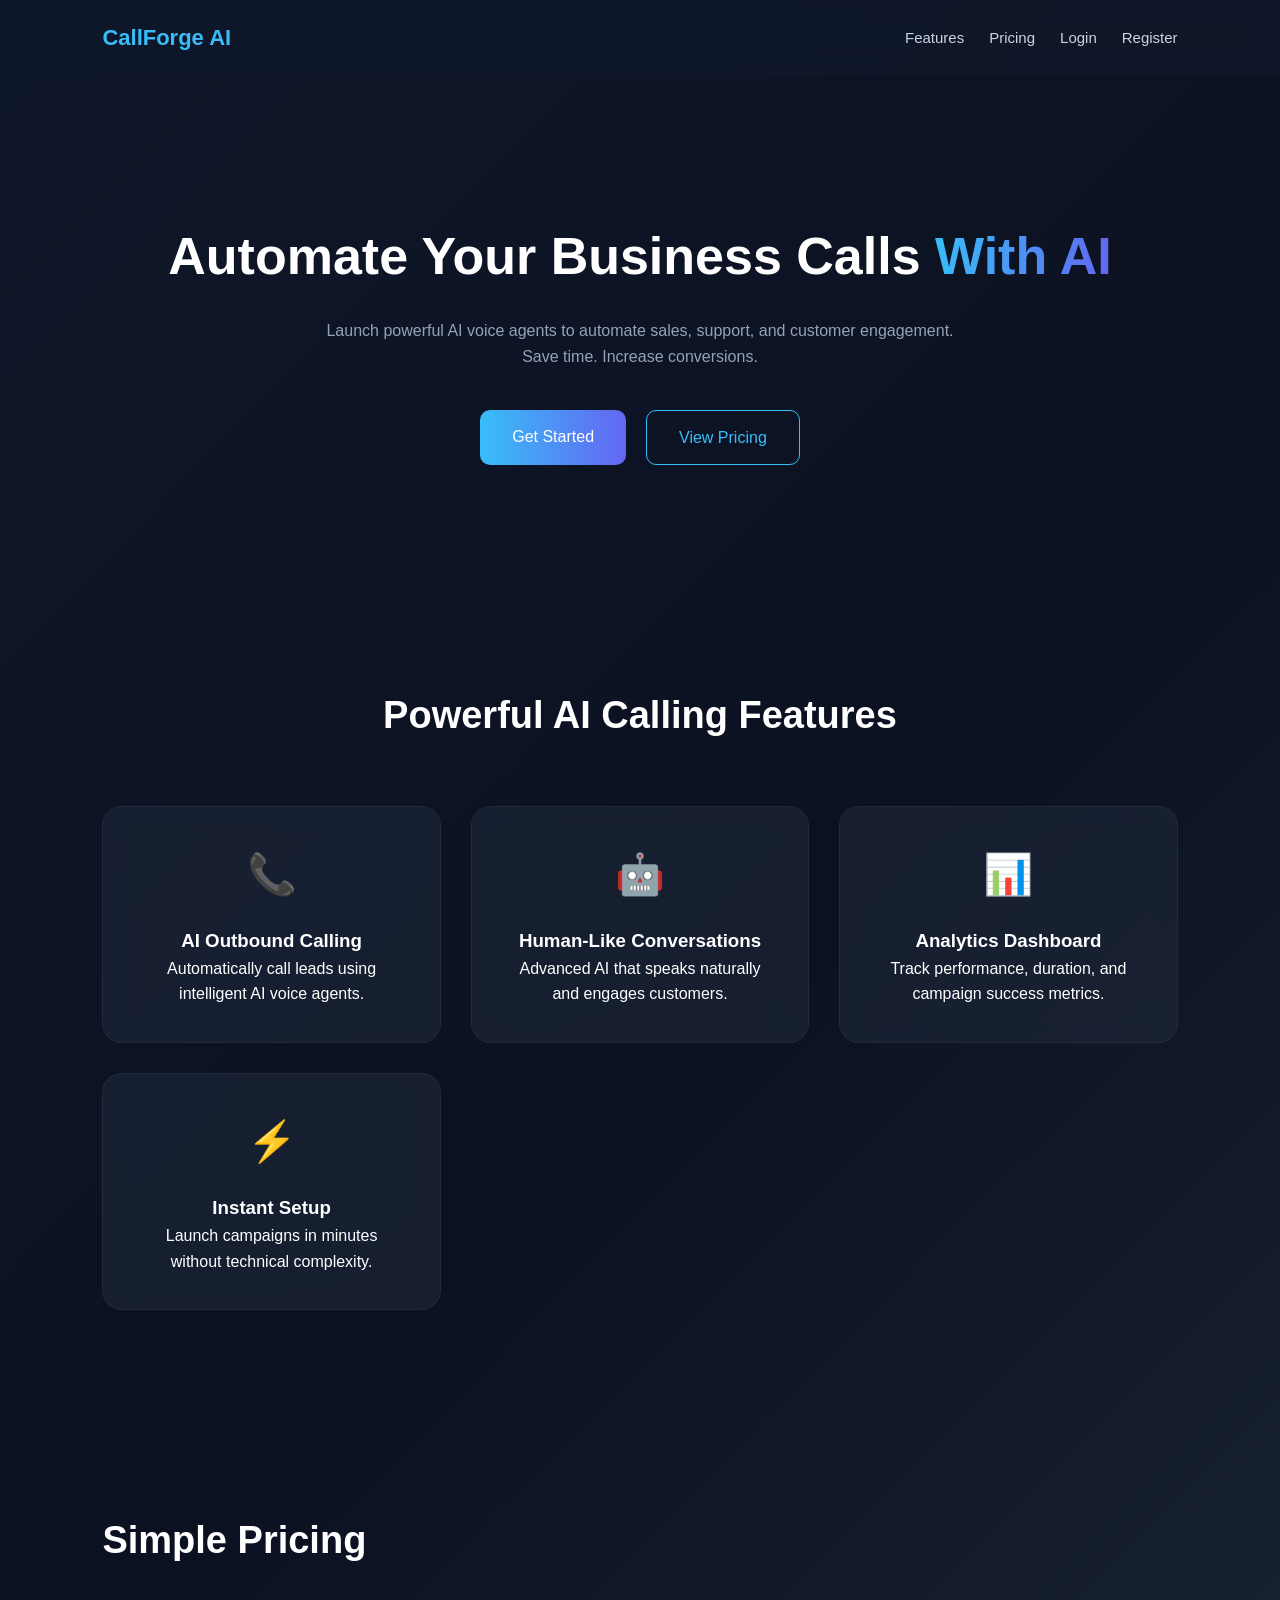
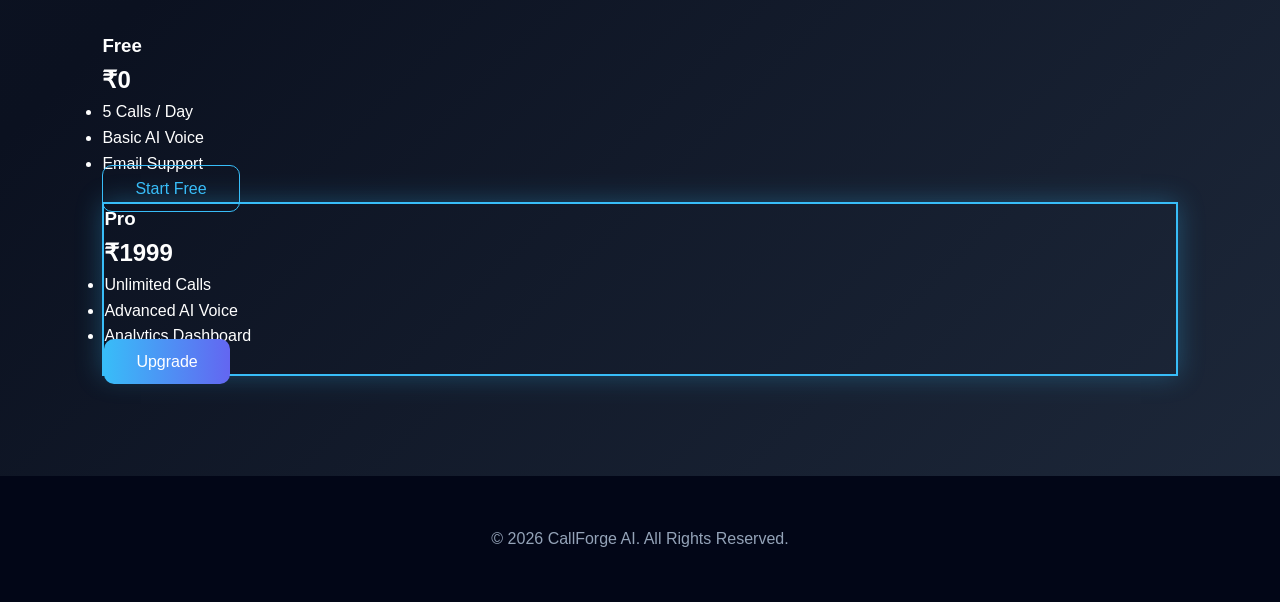
<file: index.html>
<!DOCTYPE html>
<html lang="en">
<head>
  <meta charset="UTF-8">
  <meta name="viewport" content="width=device-width, initial-scale=1.0">
  <title>CallForge AI - AI Calling SaaS Platform</title>
  <meta name="description" content="CallForge AI helps businesses automate outbound and inbound calls using AI voice agents.">

  <link rel="stylesheet" href="css/style.css">
</head>

<body>

<!-- ================= NAVBAR ================= -->
<nav>
  <div class="logo">CallForge AI</div>

  <div class="menu-toggle" id="mobile-menu">☰</div>

  <div class="nav-links" id="nav-links">
    <a href="#features">Features</a>
    <a href="#pricing">Pricing</a>
    <a href="login.html">Login</a>
    <a href="register.html">Register</a>
  </div>
</nav>

<!-- ================= HERO ================= -->
<section class="hero">
  <h1>
    Automate Your Business Calls 
    <span class="gradient-text">With AI</span>
  </h1>

  <p>
    Launch powerful AI voice agents to automate sales, support, and customer engagement.
    Save time. Increase conversions.
  </p>

  <div class="hero-buttons">
    <a href="register.html" class="btn-primary">Get Started</a>
    <a href="#pricing" class="btn-secondary">View Pricing</a>
  </div>
</section>

<!-- ================= FEATURES ================= -->
<section id="features" class="features">
  <h2 class="section-title">Powerful AI Calling Features</h2>

  <div class="features-grid">
    <div class="feature-card">
      <div class="icon">📞</div>
      <h3>AI Outbound Calling</h3>
      <p>Automatically call leads using intelligent AI voice agents.</p>
    </div>

    <div class="feature-card">
      <div class="icon">🤖</div>
      <h3>Human-Like Conversations</h3>
      <p>Advanced AI that speaks naturally and engages customers.</p>
    </div>

    <div class="feature-card">
      <div class="icon">📊</div>
      <h3>Analytics Dashboard</h3>
      <p>Track performance, duration, and campaign success metrics.</p>
    </div>

    <div class="feature-card">
      <div class="icon">⚡</div>
      <h3>Instant Setup</h3>
      <p>Launch campaigns in minutes without technical complexity.</p>
    </div>
  </div>
</section>

<!-- ================= PRICING ================= -->
<section id="pricing" class="pricing">
  <h2 class="section-title">Simple Pricing</h2>

  <div class="pricing-grid">

    <div class="price-card">
      <h3>Free</h3>
      <h1>₹0</h1>
      <ul>
        <li>5 Calls / Day</li>
        <li>Basic AI Voice</li>
        <li>Email Support</li>
      </ul>
      <a href="register.html" class="btn-secondary">Start Free</a>
    </div>

    <div class="price-card highlight">
      <h3>Pro</h3>
      <h1>₹1999</h1>
      <ul>
        <li>Unlimited Calls</li>
        <li>Advanced AI Voice</li>
        <li>Analytics Dashboard</li>
      </ul>
      <a href="register.html" class="btn-primary">Upgrade</a>
    </div>

  </div>
</section>

<!-- ================= FOOTER ================= -->
<footer>
  <p>© 2026 CallForge AI. All Rights Reserved.</p>
</footer>

<script src="js/main.js"></script>
</body>
</html>
</file>
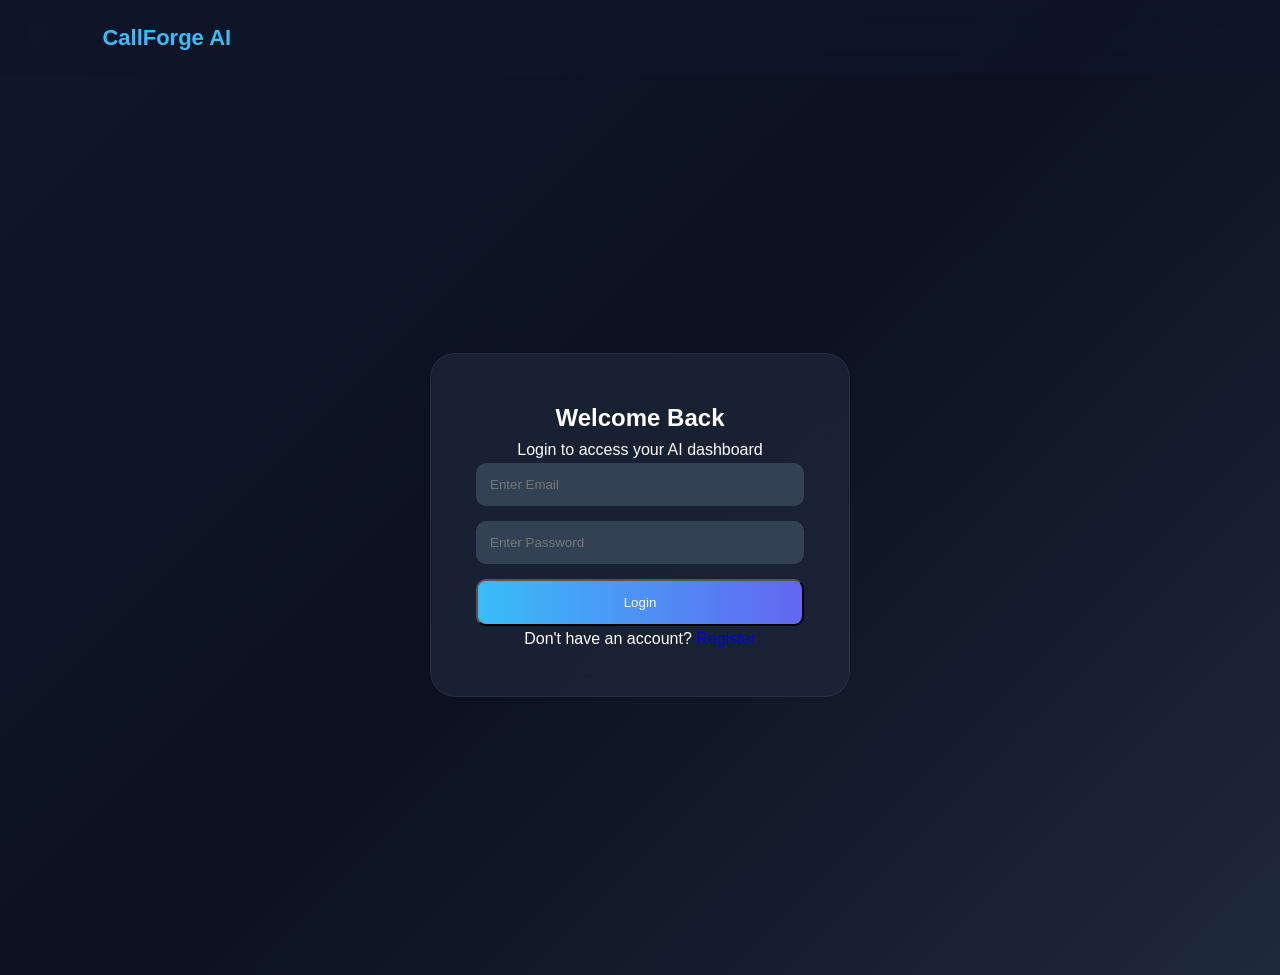
<file: dashboard.html>
<!DOCTYPE html>
<html lang="en">
<head>
  <meta charset="UTF-8">
  <meta name="viewport" content="width=device-width, initial-scale=1.0">
  <title>Dashboard - CallForge AI</title>
  <link rel="stylesheet" href="css/style.css">
</head>

<body>

<nav>
  <div class="logo">CallForge AI</div>
  <button onclick="logout()" class="btn-secondary">Logout</button>
</nav>

<section class="dashboard-container">

  <!-- USER INFO -->
  <div class="dashboard-card">
    <h2>Account Overview</h2>
    <p><strong>Email:</strong> <span id="userEmail">Loading...</span></p>
    <p><strong>Plan:</strong> <span id="userPlan">Loading...</span></p>
    <p><strong>Expiry:</strong> <span id="planExpiry">Loading...</span></p>
  </div>

  <!-- STATS -->
  <div class="dashboard-grid">
    <div class="dashboard-card">
      <h3>Daily Call Limit</h3>
      <h1 id="dailyLimit">0</h1>
    </div>

    <div class="dashboard-card">
      <h3>Calls Used Today</h3>
      <h1 id="callsUsed">0</h1>
    </div>

    <div class="dashboard-card">
      <h3>Calls Remaining</h3>
      <h1 id="callsRemaining">0</h1>
    </div>
  </div>

  <!-- CALL SECTION -->
  <div class="dashboard-card">
    <h2>Make a Call</h2>
    <input type="text" id="callNumber" placeholder="Enter Phone Number (+91XXXXXXXXXX)">
    <button onclick="makeCall()" class="btn-primary full">Start Call</button>
  </div>

  <!-- UPGRADE SECTION -->
  <div class="dashboard-card">
    <h2>Upgrade Plan</h2>
    <button onclick="upgradePlan('pro1999')" class="btn-secondary">Upgrade ₹1999</button>
    <button onclick="upgradePlan('pro3999')" class="btn-primary">Upgrade ₹3999</button>
  </div>

</section>

<script src="js/dashboard.js"></script>
</body>
</html>
</file>
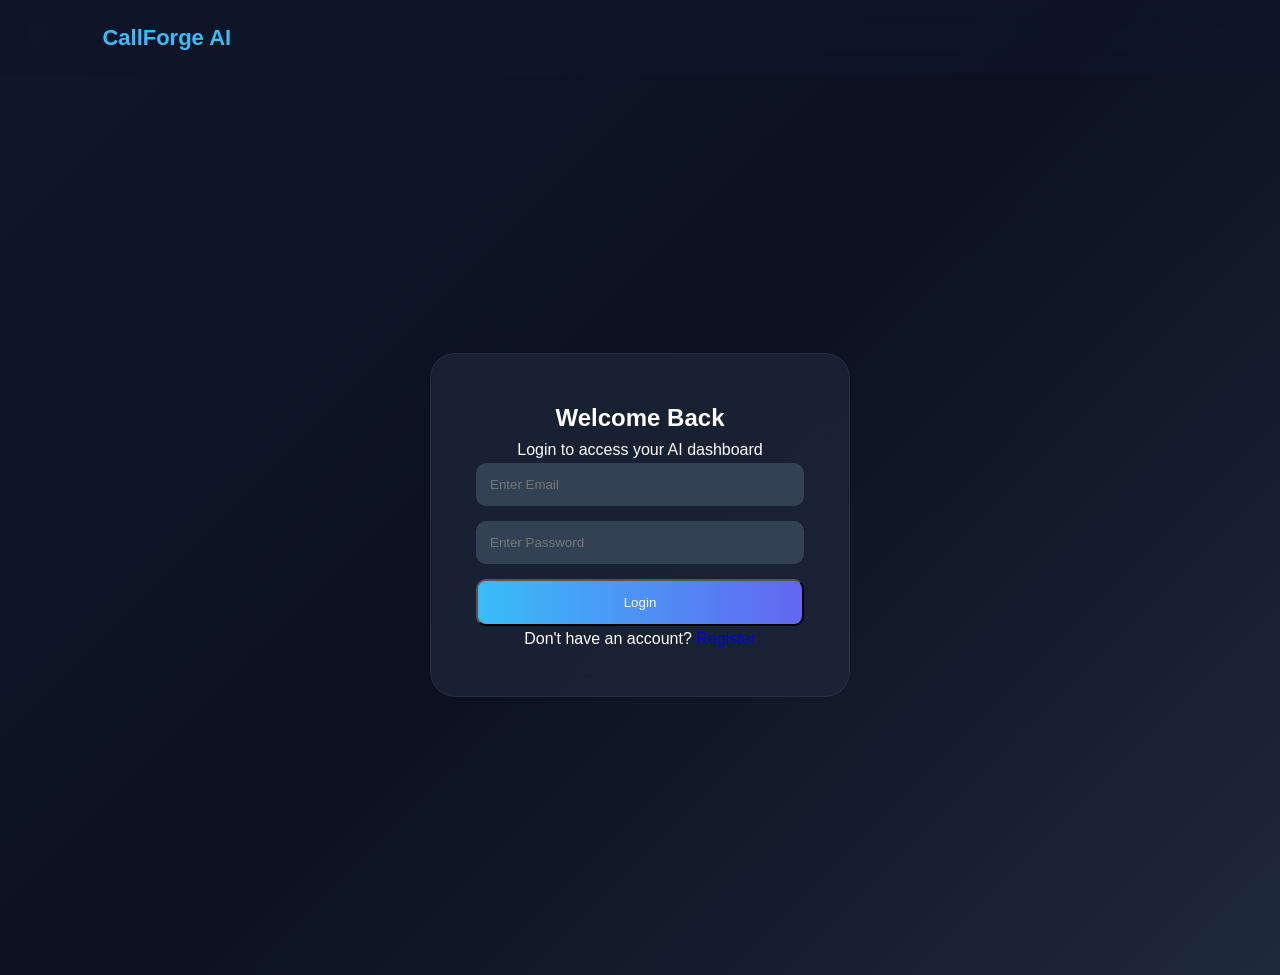
<file: login.html>
<!DOCTYPE html>
<html lang="en">
<head>
  <meta charset="UTF-8">
  <meta name="viewport" content="width=device-width, initial-scale=1.0">
  <title>Login - CallForge AI</title>
  <link rel="stylesheet" href="css/style.css">
</head>

<body>

<nav>
  <div class="logo">CallForge AI</div>
</nav>

<section class="auth-section">
  <div class="auth-card">
    <h2>Welcome Back</h2>
    <p>Login to access your AI dashboard</p>

    <form id="loginForm">
      <input type="email" id="email" placeholder="Enter Email" required>
      <input type="password" id="password" placeholder="Enter Password" required>
      <button type="submit" class="btn-primary full">Login</button>
    </form>

    <p class="auth-link">
      Don't have an account? <a href="register.html">Register</a>
    </p>
  </div>
</section>

<div id="g_id_onload"
     data-client_id="197277517197-anljhip74a5cr6lbqdtl8vne845jems9.apps.googleusercontent.com"
     data-callback="handleGoogleLogin">
</div>

<div class="g_id_signin"
     data-type="standard">
</div>

<script src="https://accounts.google.com/gsi/client" async defer></script>

<script src="js/auth.js"></script>
</body>
</html>
</file>
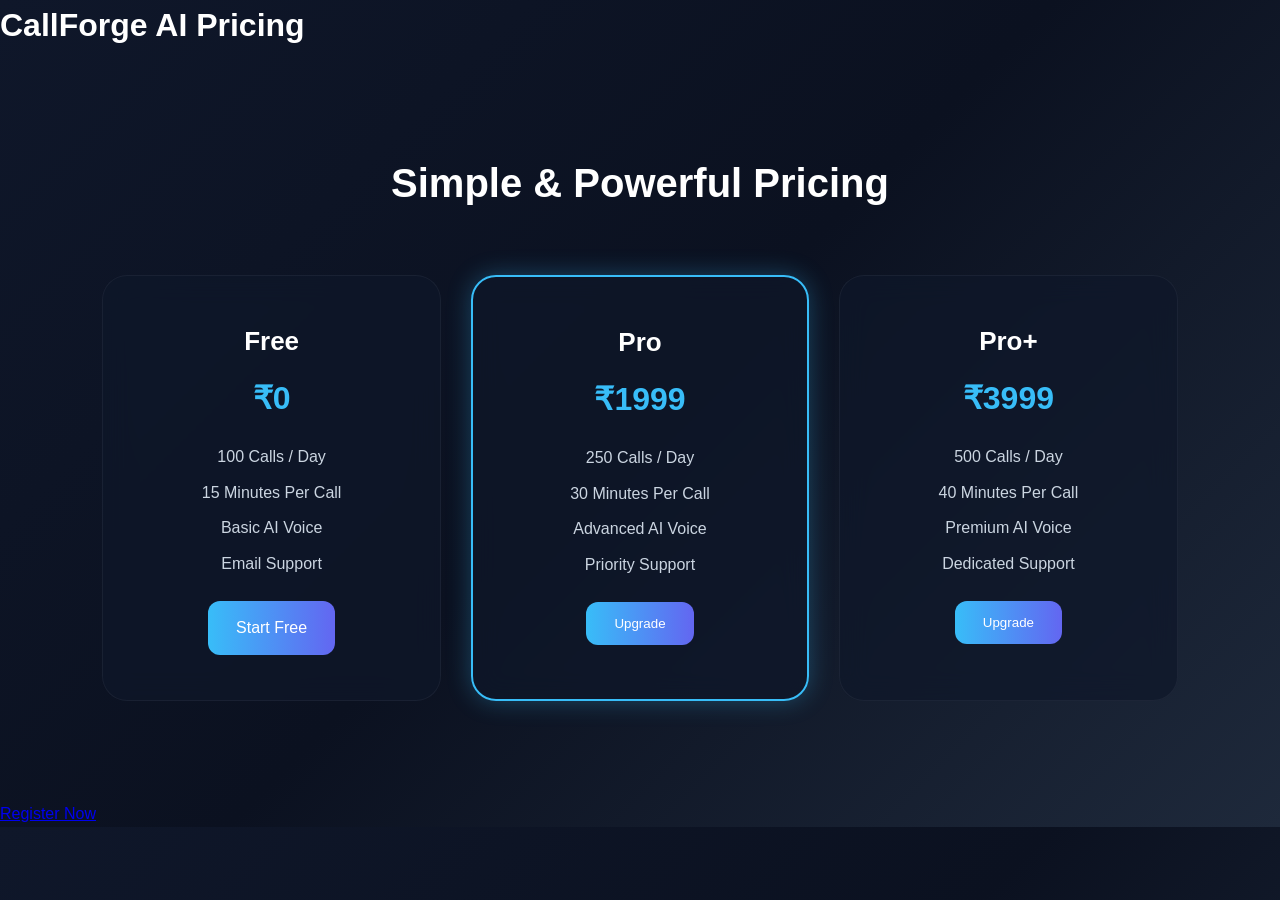
<file: pricing.html>
<!DOCTYPE html>
<html lang="en">
<head>
  <meta charset="UTF-8">
  <meta name="viewport" content="width=device-width, initial-scale=1.0">
  <title>Pricing - CallForge AI</title>
  <meta name="description" content="CallForge AI pricing plans.">
   <link rel="stylesheet" href="css/style.css">
</head>

<body>

<h1>CallForge AI Pricing</h1>

<section class="pricing-section">
  <h1 class="pricing-title">Simple & Powerful Pricing</h1>

  <div class="pricing-container">

    <!-- FREE PLAN -->
    <div class="pricing-card">
      <h2>Free</h2>
      <h3>₹0</h3>
      <ul>
        <li>100 Calls / Day</li>
        <li>15 Minutes Per Call</li>
        <li>Basic AI Voice</li>
        <li>Email Support</li>
      </ul>
      <a href="register.html" class="pricing-btn">Start Free</a>
    </div>

    <!-- PRO 1999 -->
    <div class="pricing-card highlight">
      <h2>Pro</h2>
      <h3>₹1999</h3>
      <ul>
        <li>250 Calls / Day</li>
        <li>30 Minutes Per Call</li>
        <li>Advanced AI Voice</li>
        <li>Priority Support</li>
      </ul>
      <button onclick="upgradePlan('pro1999')" class="pricing-btn">
        Upgrade
      </button>
    </div>

    <!-- PRO 3999 -->
    <div class="pricing-card">
      <h2>Pro+</h2>
      <h3>₹3999</h3>
      <ul>
        <li>500 Calls / Day</li>
        <li>40 Minutes Per Call</li>
        <li>Premium AI Voice</li>
        <li>Dedicated Support</li>
      </ul>
      <button onclick="upgradePlan('pro3999')" class="pricing-btn">
        Upgrade
      </button>
    </div>

  </div>
</section>

<a href="register.html">Register Now</a>
<script src="js/main.js"></script>
<script src="https://checkout.razorpay.com/v1/checkout.js"></script>
<script src="js/payment.js"></script>

</body>
</html>
</file>
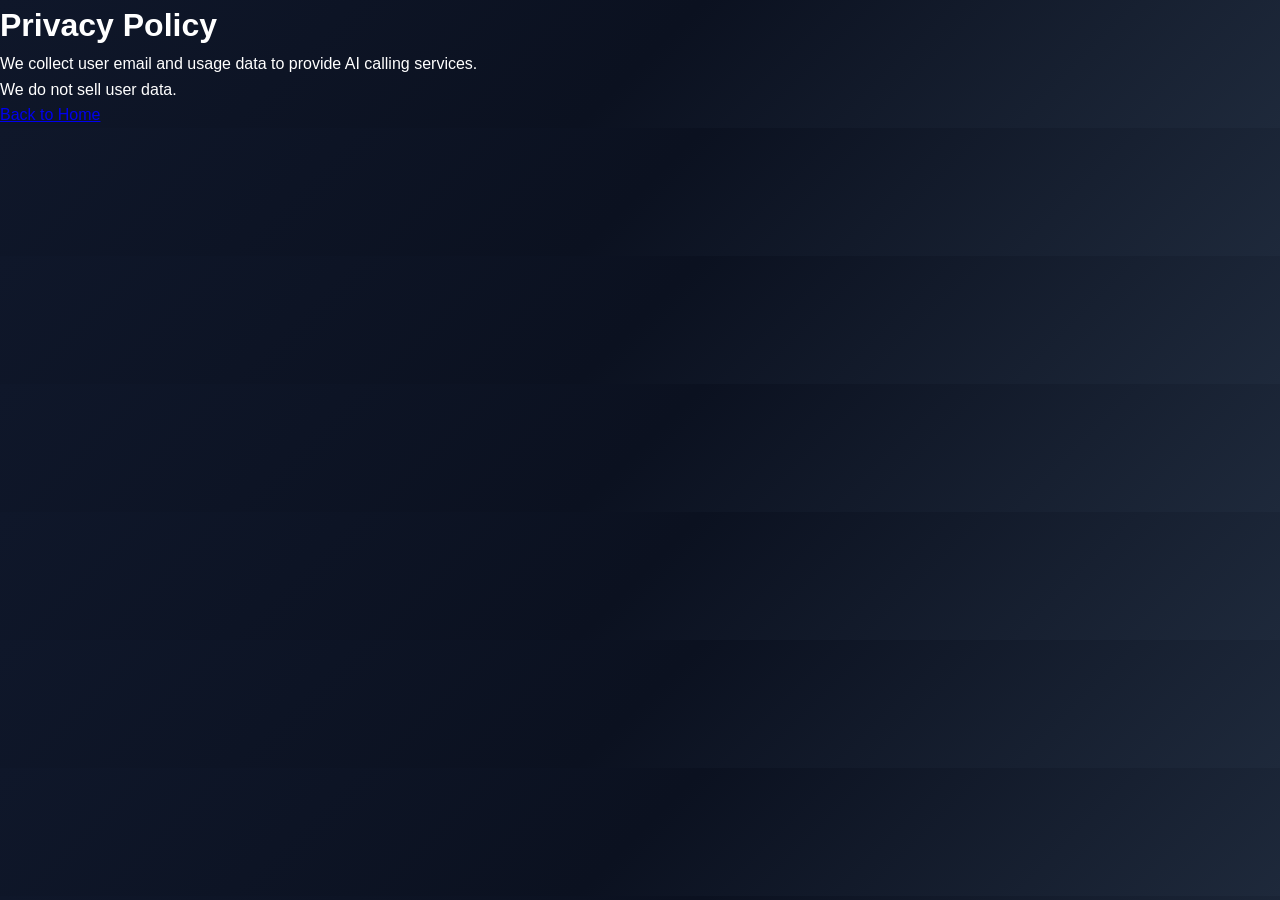
<file: privacy.html>
<!DOCTYPE html>
<html>
<head>
  <title>Privacy Policy - CallForge AI</title>
   <link rel="stylesheet" href="css/style.css">
</head>

<body>

<h1>Privacy Policy</h1>

<p>We collect user email and usage data to provide AI calling services.</p>
<p>We do not sell user data.</p>

<a href="index.html">Back to Home</a>
<script src="js/main.js"></script>

</body>
</html>
</file>
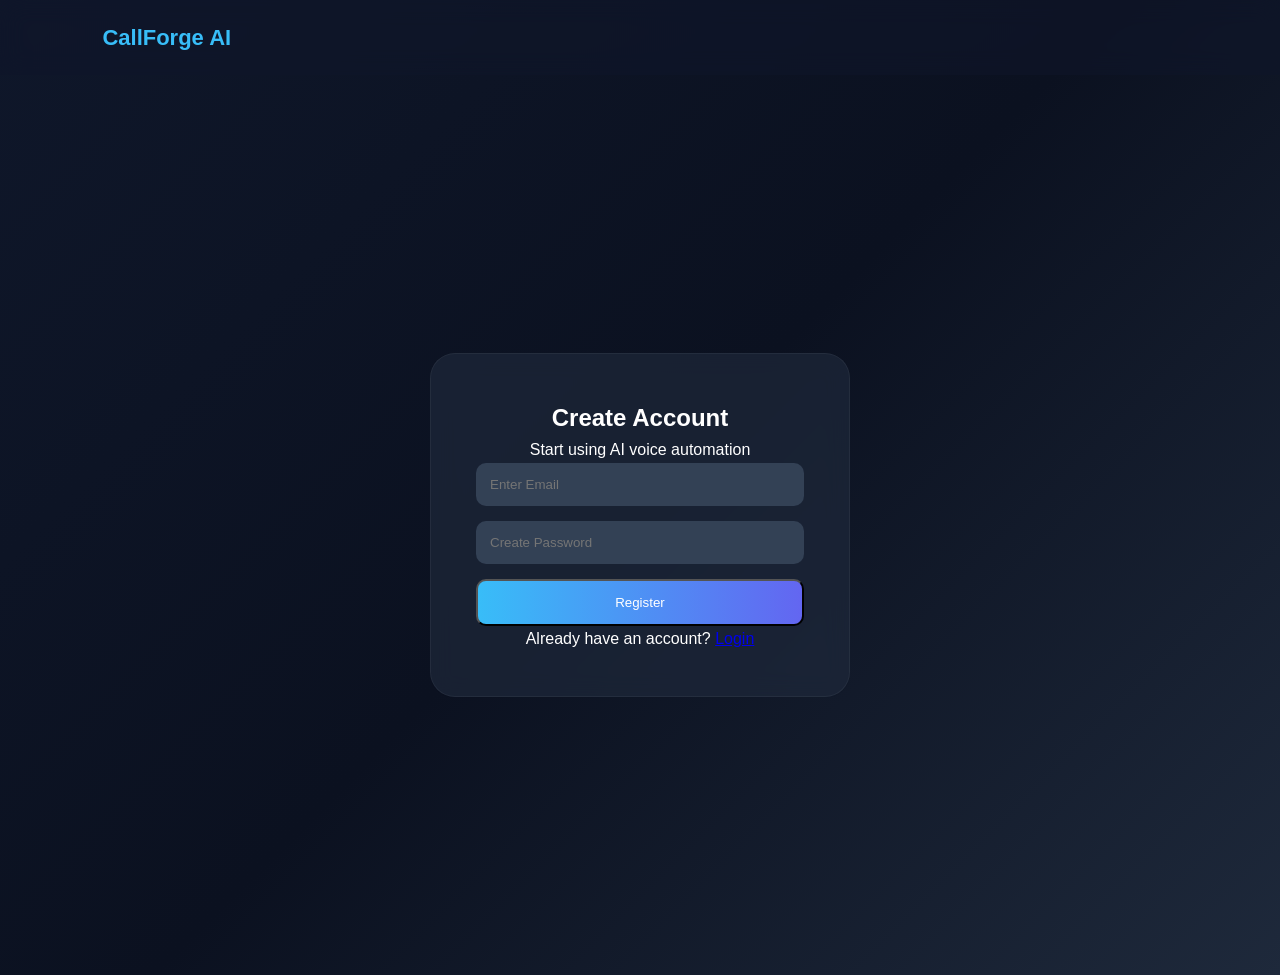
<file: register.html>
<!DOCTYPE html>
<html lang="en">
<head>
  <meta charset="UTF-8">
  <meta name="viewport" content="width=device-width, initial-scale=1.0">
  <title>Register - CallForge AI</title>
  <link rel="stylesheet" href="css/style.css">
</head>

<body>

<nav>
  <div class="logo">CallForge AI</div>
</nav>

<section class="auth-section">
  <div class="auth-card">
    <h2>Create Account</h2>
    <p>Start using AI voice automation</p>

    <form id="registerForm">
      <input type="email" id="email" placeholder="Enter Email" required>
      <input type="password" id="password" placeholder="Create Password" required>
      <button type="submit" class="btn-primary full">Register</button>
    </form>

    <p class="auth-link">
      Already have an account? <a href="login.html">Login</a>
    </p>
  </div>
</section>

<script src="js/auth.js"></script>
</body>
</html>
</file>
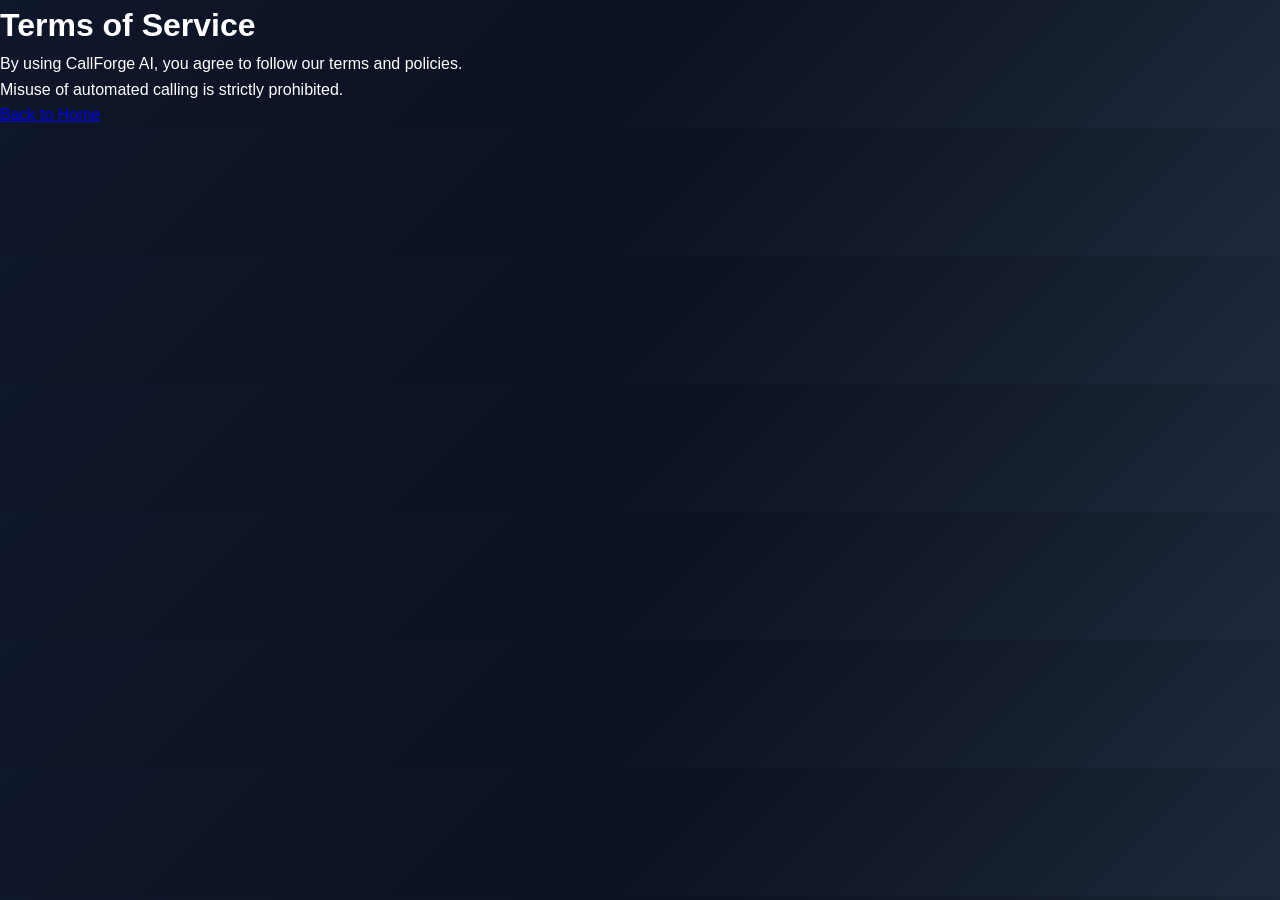
<file: terms.html>
<!DOCTYPE html>
<html>
<head>
  <title>Terms of Service - CallForge AI</title>
   <link rel="stylesheet" href="css/style.css">
</head>

<body>

<h1>Terms of Service</h1>

<p>By using CallForge AI, you agree to follow our terms and policies.</p>
<p>Misuse of automated calling is strictly prohibited.</p>

<a href="index.html">Back to Home</a>

<script src="js/main.js"></script>

</body>
</html>
</file>
<file: css/style.css>
/* ================= RESET ================= */
* {
  margin: 0;
  padding: 0;
  box-sizing: border-box;
  font-family: "Inter", "Segoe UI", sans-serif;
}

body {
  background: linear-gradient(135deg, #0f172a, #0b1120, #1e293b);
  color: #ffffff;
  line-height: 1.6;
  overflow-x: hidden;
}

/* ================= GLOBAL ================= */

section {
  padding: 100px 8%;
}

h1, h2, h3 {
  font-weight: 600;
}

.gradient-text {
  background: linear-gradient(90deg, #38bdf8, #6366f1);
  background-clip: text;
  -webkit-background-clip: text;
  color: transparent;
  -webkit-text-fill-color: transparent;
}

/* ================= NAVBAR ================= */

nav {
  display: flex;
  justify-content: space-between;
  align-items: center;
  padding: 20px 8%;
  backdrop-filter: blur(12px);
  background: rgba(15, 23, 42, 0.6);
  position: sticky;
  top: 0;
  z-index: 1000;
}

.logo {
  font-size: 22px;
  font-weight: bold;
  color: #38bdf8;
}

.nav-links {
  display: flex;
}

.nav-links a {
  color: #cbd5e1;
  text-decoration: none;
  margin-left: 25px;
  transition: 0.3s;
  font-size: 15px;
}

.nav-links a:hover {
  color: #38bdf8;
}

.menu-toggle {
  display: none;
  font-size: 24px;
  cursor: pointer;
}

/* ================= HERO ================= */

.hero {
  text-align: center;
  padding: 140px 8% 120px;
}

.hero h1 {
  font-size: 52px;
  margin-bottom: 20px;
}

.hero p {
  max-width: 650px;
  margin: 0 auto 40px;
  color: #94a3b8;
}

.hero-buttons {
  display: flex;
  justify-content: center;
  gap: 20px;
}

.btn-primary {
  padding: 14px 32px;
  background: linear-gradient(90deg, #38bdf8, #6366f1);
  border-radius: 10px;
  color: white;
  text-decoration: none;
  transition: 0.3s;
  font-weight: 500;
}

.btn-primary:hover {
  transform: translateY(-4px);
  box-shadow: 0 10px 25px rgba(56, 189, 248, 0.3);
}

.btn-secondary {
  padding: 14px 32px;
  border: 1px solid #38bdf8;
  border-radius: 10px;
  color: #38bdf8;
  text-decoration: none;
  transition: 0.3s;
}

.btn-secondary:hover {
  background: #38bdf8;
  color: #0f172a;
}

/* ================= FEATURES ================= */

.features {
  text-align: center;
}

.section-title {
  font-size: 38px;
  margin-bottom: 60px;
}

.features-grid {
  display: grid;
  grid-template-columns: repeat(auto-fit, minmax(260px, 1fr));
  gap: 30px;
}

.feature-card {
  background: rgba(30, 41, 59, 0.6);
  backdrop-filter: blur(10px);
  padding: 35px;
  border-radius: 20px;
  transition: 0.3s;
  border: 1px solid rgba(255,255,255,0.05);
}

.feature-card:hover {
  transform: translateY(-8px);
  border-color: #38bdf8;
}

.icon {
  font-size: 40px;
  margin-bottom: 20px;
}

/* ================= PRICING ================= */

.pricing-section {
  text-align: center;
}

.pricing-title {
  font-size: 40px;
  margin-bottom: 60px;
}

.pricing-container {
  display: grid;
  grid-template-columns: repeat(auto-fit, minmax(280px, 1fr));
  gap: 30px;
}

.pricing-card {
  background: rgba(15, 23, 42, 0.7);
  backdrop-filter: blur(14px);
  padding: 45px 30px;
  border-radius: 25px;
  transition: 0.3s;
  border: 1px solid rgba(255,255,255,0.05);
}

.pricing-card:hover {
  transform: translateY(-10px);
  border-color: #38bdf8;
}

.pricing-card h2 {
  font-size: 26px;
  margin-bottom: 10px;
}

.pricing-card h3 {
  font-size: 32px;
  color: #38bdf8;
  margin-bottom: 20px;
}

.pricing-card ul {
  list-style: none;
  margin-bottom: 25px;
}

.pricing-card ul li {
  margin-bottom: 10px;
  color: #cbd5e1;
}

.pricing-btn {
  display: inline-block;
  padding: 14px 28px;
  background: linear-gradient(90deg, #38bdf8, #6366f1);
  color: white;
  border-radius: 12px;
  text-decoration: none;
  transition: 0.3s;
  border: none;
  cursor: pointer;
}

.pricing-btn:hover {
  transform: translateY(-3px);
  box-shadow: 0 8px 20px rgba(56, 189, 248, 0.4);
}

.highlight {
  border: 2px solid #38bdf8;
  box-shadow: 0 0 25px rgba(56, 189, 248, 0.3);
}

/* ================= AUTH ================= */

.auth-section {
  display: flex;
  justify-content: center;
  align-items: center;
  height: 100vh;
}

.auth-card {
  background: rgba(30, 41, 59, 0.7);
  backdrop-filter: blur(12px);
  padding: 45px;
  border-radius: 25px;
  width: 100%;
  max-width: 420px;
  text-align: center;
  border: 1px solid rgba(255,255,255,0.05);
}

.auth-card input {
  width: 100%;
  padding: 14px;
  margin-bottom: 15px;
  border-radius: 10px;
  border: none;
  background: #334155;
  color: white;
}

.full {
  width: 100%;
}

/* ================= DASHBOARD ================= */

.dashboard-container {
  padding: 100px 8%;
}

.dashboard-grid {
  display: grid;
  grid-template-columns: repeat(auto-fit, minmax(260px, 1fr));
  gap: 30px;
  margin: 50px 0;
}

.dashboard-card {
  background: rgba(30, 41, 59, 0.6);
  backdrop-filter: blur(10px);
  padding: 35px;
  border-radius: 20px;
  border: 1px solid rgba(255,255,255,0.05);
}

.dashboard-card h1 {
  font-size: 34px;
  color: #38bdf8;
  margin-top: 10px;
}

.dashboard-card input {
  width: 100%;
  padding: 14px;
  margin: 15px 0;
  border-radius: 10px;
  border: none;
  background: #334155;
  color: white;
}

/* ================= FOOTER ================= */

footer {
  padding: 50px;
  text-align: center;
  background: #020617;
  color: #94a3b8;
}

/* ================= RESPONSIVE ================= */

@media (max-width: 768px) {

  .hero h1 {
    font-size: 30px;
  }

  .nav-links {
    position: absolute;
    top: 70px;
    right: 20px;
    background: #0f172a;
    flex-direction: column;
    width: 220px;
    padding: 20px;
    display: none;
    border-radius: 12px;
  }

  .nav-links a {
    margin: 12px 0;
  }

  .nav-links.active {
    display: flex;
  }

  .menu-toggle {
    display: block;
  }
}
</file>
